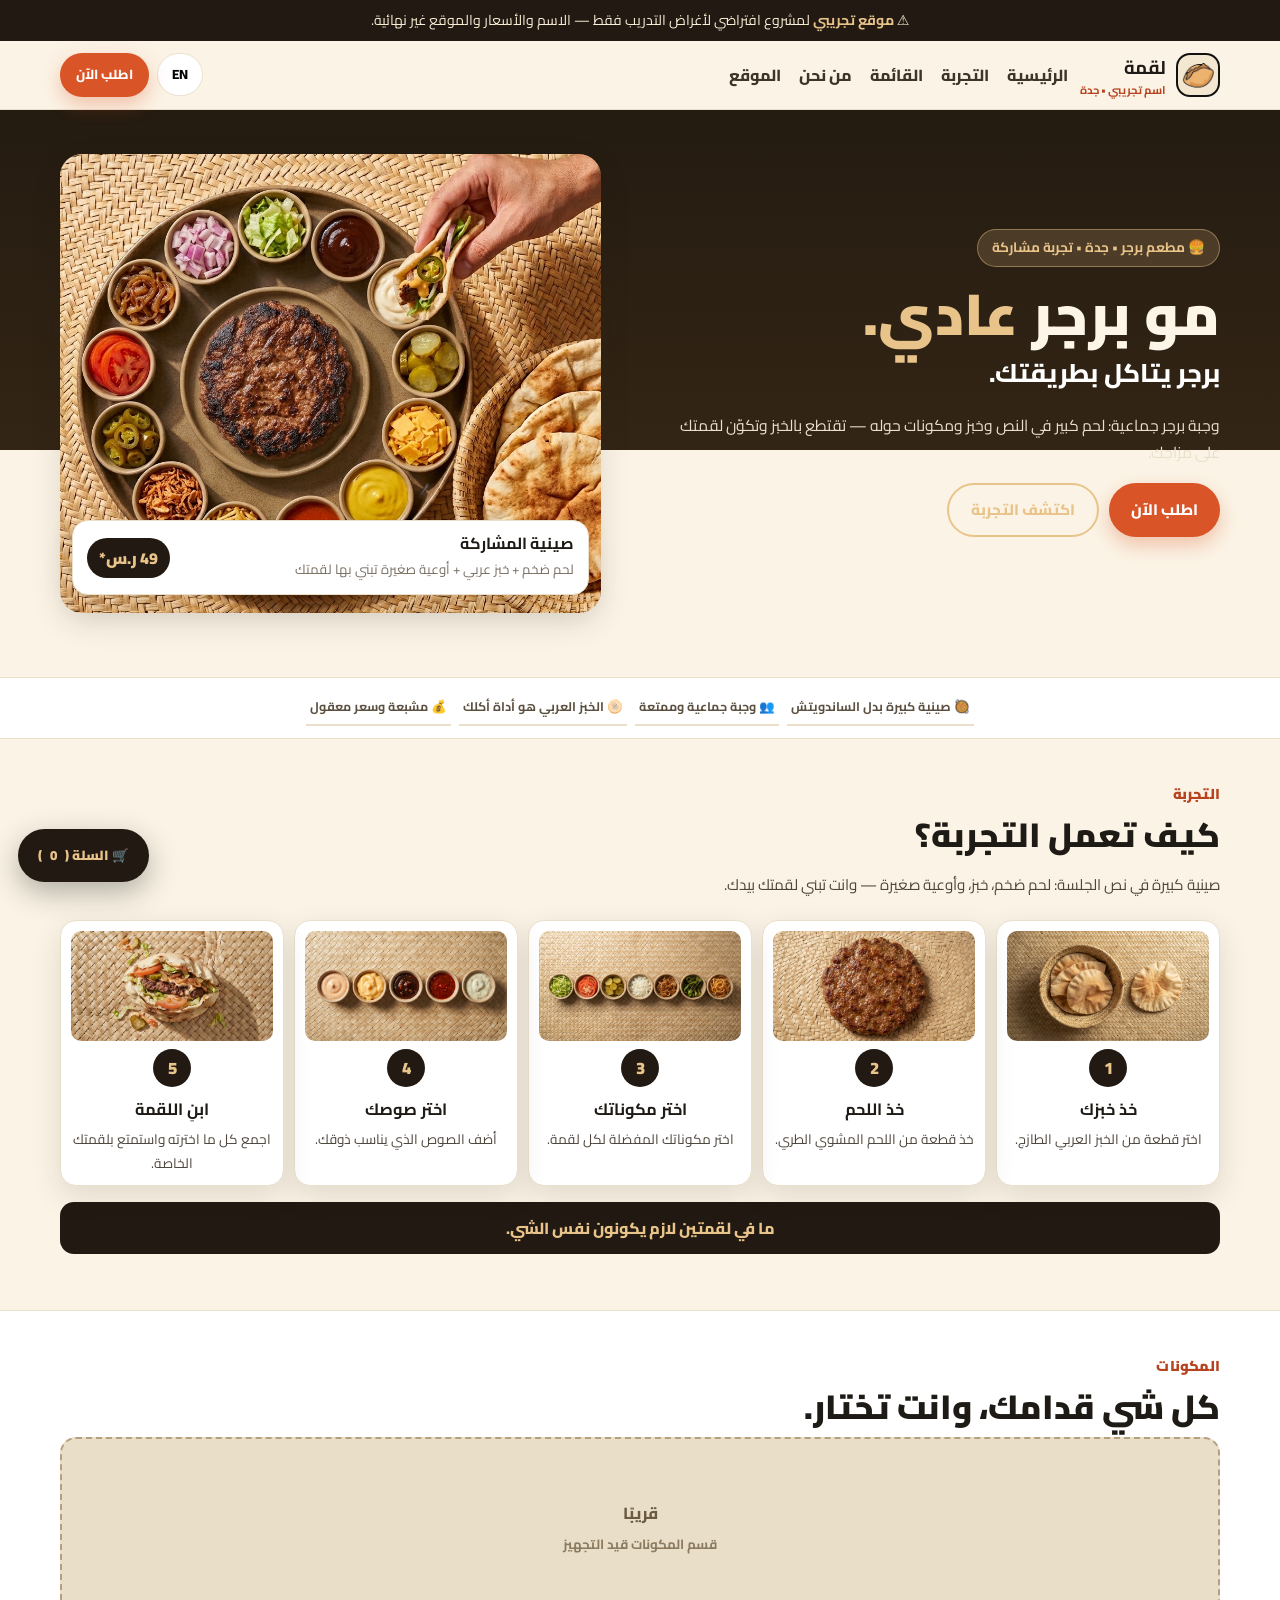
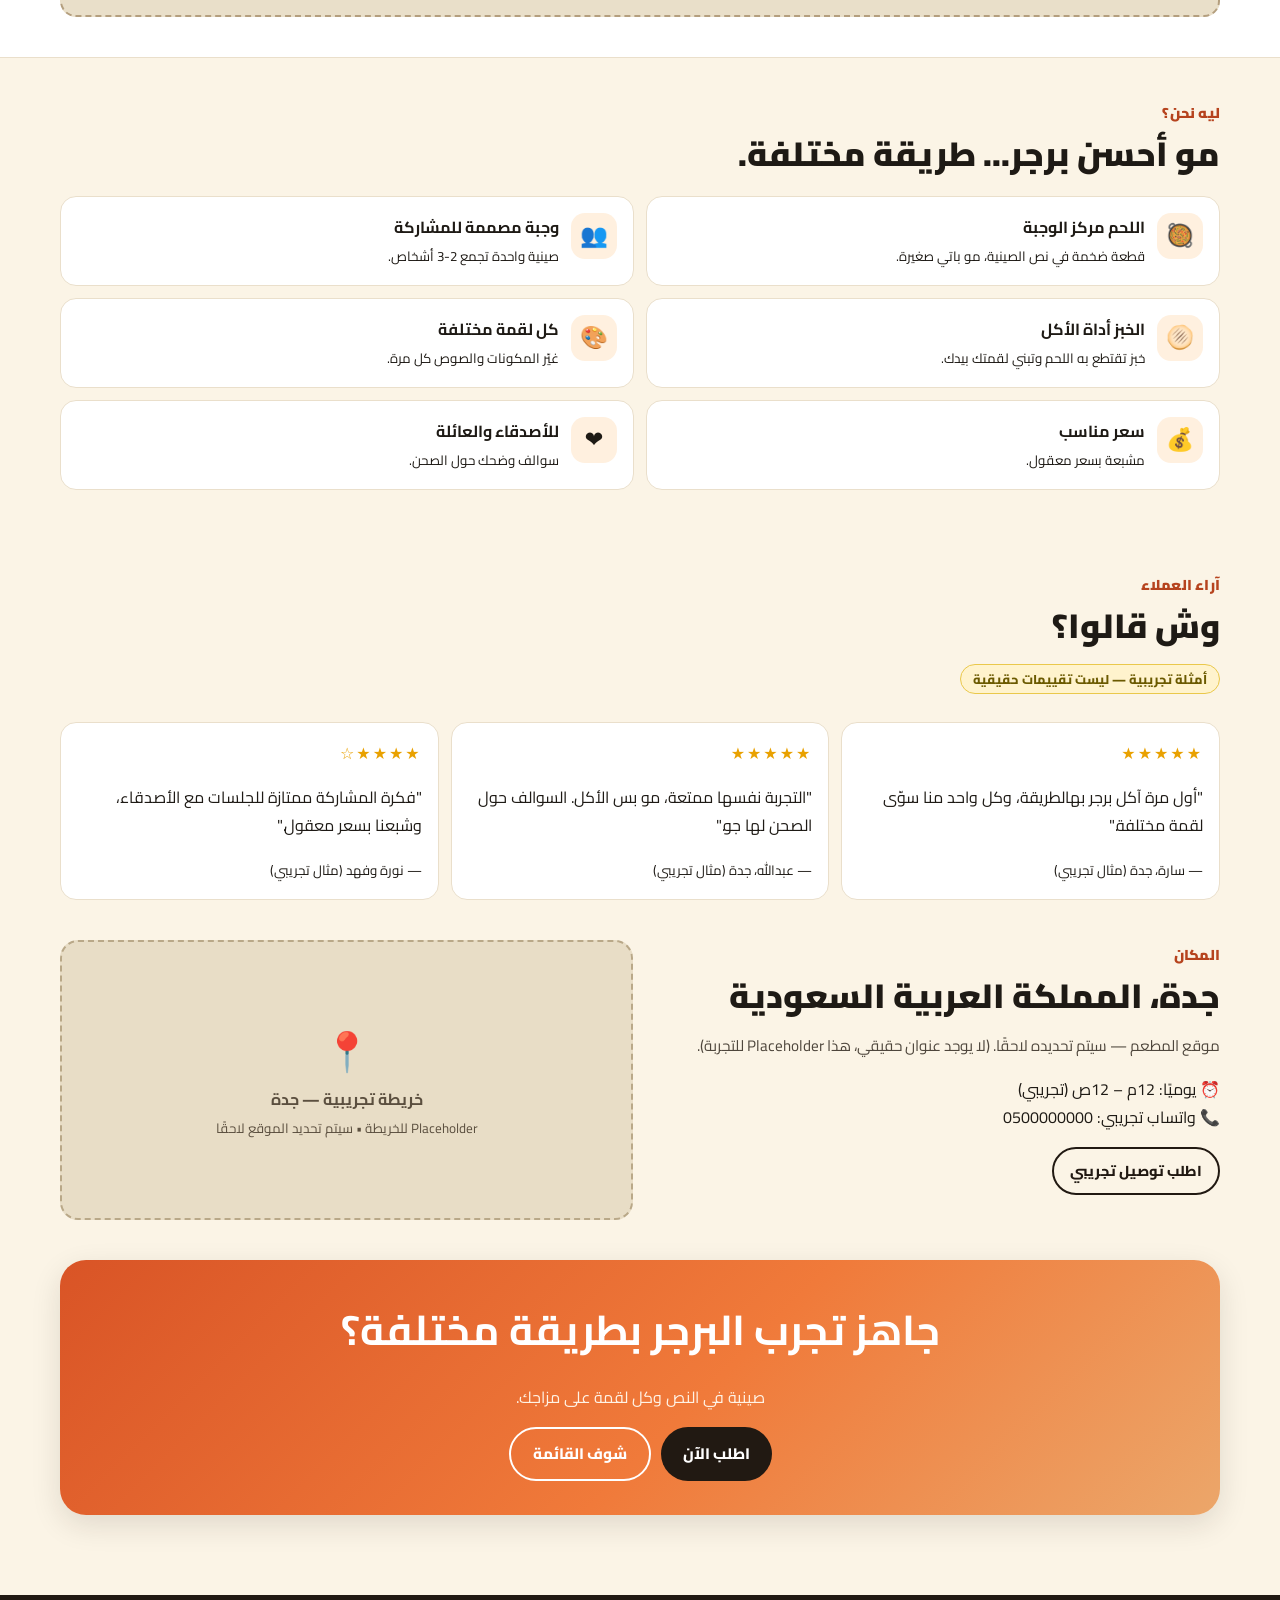
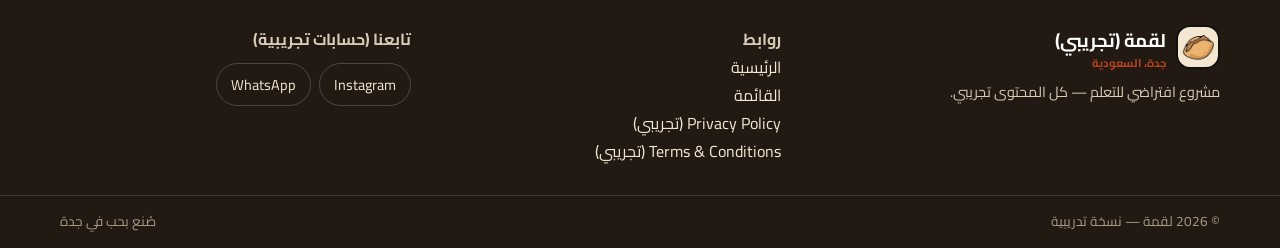
<file: index.html>
<!doctype html>
<html lang="ar" dir="rtl">
<head>
<meta charset="utf-8">
<meta name="viewport" content="width=device-width,initial-scale=1">
<title>مطعم برجر بطريقة مختلفة في جدة | لقمة (اسم تجريبي)</title>
<meta name="description" content="جرّب البرجر بطريقة مختلفة في جدة. وجبة جماعية، لحم مشوي، خبز ومكونات تختار منها كل لقمة بطريقتك.">
<link rel="preconnect" href="https://fonts.googleapis.com">
<link rel="preconnect" href="https://fonts.gstatic.com" crossorigin>
<link href="https://fonts.googleapis.com/css2?family=Cairo:wght@400;500;700;800;900&family=Poppins:wght@400;500;600;700;800&display=swap" rel="stylesheet">
<link rel="stylesheet" href="assets/css/style.css">
<link rel="icon" type="image/png" href="assets/img/logo.png">
<link rel="apple-touch-icon" href="assets/img/logo.png">
</head>
<body>
<a class="skip-link" href="#main">تخطي للمحتوى</a>
<div class="demo-bar">⚠️ <strong>موقع تجريبي</strong> لمشروع افتراضي لأغراض التدريب فقط — الاسم والأسعار والموقع غير نهائية.</div>

<header class="site-header">
  <div class="container header-inner">
    <a class="brand" href="index.html" aria-label="لقمة - الرئيسية">
      <span class="brand-mark"><img src="assets/img/logo.png" alt="شعار لقمة"></span>
      <span><b data-en="LUQMA (demo)">لقمة</b><small>اسم تجريبي • جدة</small></span>
    </a>
    <nav class="main-nav" aria-label="التنقل الرئيسي">
      <a href="index.html" data-en="Home">الرئيسية</a>
      <a href="#tajriba" data-en="Experience">التجربة</a>
      <a href="menu.html" data-en="Menu">القائمة</a>
      <a href="#why" data-en="Why us">من نحن</a>
      <a href="#place" data-en="Location">الموقع</a>
    </nav>
    <div class="header-actions">
      <button id="langToggle" class="lang-toggle" aria-label="تبديل اللغة">EN</button>
      <a href="menu.html" class="btn btn-primary btn-sm" data-en="Order now">اطلب الآن</a>
      <button class="menu-btn" aria-expanded="false" aria-label="فتح القائمة">☰</button>
    </div>
  </div>
  <nav class="mobile-nav" aria-label="قائمة الجوال">
    <div class="container">
      <a href="index.html">الرئيسية</a>
      <a href="#tajriba">التجربة</a>
      <a href="menu.html">القائمة</a>
      <a href="#why">من نحن</a>
      <a href="#place">الموقع</a>
    </div>
  </nav>
</header>

<main id="main">
<!-- HERO -->
<section class="hero">
  <div class="container hero-grid">
    <div class="hero-copy">
      <span class="badge">🍔 مطعم برجر • جدة • تجربة مشاركة</span>
      <h1 data-en="Not a normal burger.">مو برجر <span class="accent">عادي.</span></h1>
      <p class="hero-sub" data-en="Burger eaten your way.">برجر يتاكل بطريقتك.</p>
      <p class="hero-desc">وجبة برجر جماعية: لحم كبير في النص وخبز ومكونات حوله — تقتطع بالخبز وتكوّن لقمتك على مزاجك.</p>
      <div class="hero-ctas">
        <a href="menu.html" class="btn btn-primary" data-en="Order now">اطلب الآن</a>
        <a href="#tajriba" class="btn btn-ghost" data-en="Discover experience">اكتشف التجربة</a>
      </div>
    </div>
    <div class="hero-media">
      <img src="assets/img/siniya.jpg" alt="صينية لقمة الدائرية: لحم مشوي في النص، أوعية المكونات والصوصات حوله، يد تبني لقمة بالخبز، وسلة خبز بجانبها" fetchpriority="high">
      <div class="hero-card">
        <div style="flex:1"><b>صينية المشاركة</b><small>لحم ضخم + خبز عربي + أوعية صغيرة تبني بها لقمتك</small></div>
        <span class="price-chip">49 ر.س*</span>
      </div>
    </div>
  </div>
  <div style="height:34px"></div>
</section>

<!-- فهم سريع -->
<div class="quick-strip">
  <div class="container quick-grid">
    <div class="quick-item">🥘 صينية كبيرة بدل الساندويتش</div>
    <div class="quick-item">👥 وجبة جماعية وممتعة</div>
    <div class="quick-item">🫓 الخبز العربي هو أداة أكلك</div>
    <div class="quick-item">💰 مشبعة وسعر معقول</div>
  </div>
</div>

<!-- كيف تعمل التجربة -->
<section id="tajriba" class="block">
  <div class="container">
    <span class="kicker">التجربة</span>
    <h2 class="title" data-en="How does it work?">كيف تعمل التجربة؟</h2>
    <p class="lead">صينية كبيرة في نص الجلسة: لحم ضخم، خبز، وأوعية صغيرة — وانت تبني لقمتك بيدك.</p>
    <div class="steps5">
      <div class="step5 reveal"><img src="assets/img/step-bread.jpg" alt="سلة الخبز العربي" loading="lazy"><span class="n">1</span><h3>خذ خبزك</h3><p>اختر قطعة من الخبز العربي الطازج.</p></div>
      <div class="step5 reveal"><img src="assets/img/step-meat.jpg" alt="قطعة اللحم المشوي" loading="lazy"><span class="n">2</span><h3>خذ اللحم</h3><p>خذ قطعة من اللحم المشوي الطري.</p></div>
      <div class="step5 reveal"><img src="assets/img/step-toppings.jpg" alt="أوعية المكونات" loading="lazy"><span class="n">3</span><h3>اختر مكوناتك</h3><p>اختر مكوناتك المفضلة لكل لقمة.</p></div>
      <div class="step5 reveal"><img src="assets/img/step-sauce.jpg" alt="أوعية الصوصات" loading="lazy"><span class="n">4</span><h3>اختر صوصك</h3><p>أضف الصوص الذي يناسب ذوقك.</p></div>
      <div class="step5 reveal"><img src="assets/img/step-bite.jpg" alt="اللقمة الجاهزة بالخبز العربي" loading="lazy"><span class="n">5</span><h3>ابنِ اللقمة</h3><p>اجمع كل ما اخترته واستمتع بلقمتك الخاصة.</p></div>
    </div>
    <p class="note-line">ما في لقمتين لازم يكونون نفس الشي.</p>
  </div>
</section>

<!-- المكونات -->
<section class="block" style="background:#fff;border-block:1px solid var(--line)">
  <div class="container">
    <span class="kicker">المكونات</span>
    <h2 class="title">كل شي قدامك، وانت تختار.</h2>
    <div class="img-ph">قريبًا<br><small>قسم المكونات قيد التجهيز</small></div>
  </div>
</section>

<!-- لماذا نحن -->
<section id="why" class="block">
  <div class="container">
    <span class="kicker">ليه نحن؟</span>
    <h2 class="title">مو أحسن برجر... طريقة مختلفة.</h2>
    <div class="why-grid">
      <div class="why reveal"><i>🥘</i><div><b>اللحم مركز الوجبة</b><br><small>قطعة ضخمة في نص الصينية، مو باتي صغيرة.</small></div></div>
      <div class="why reveal"><i>👥</i><div><b>وجبة مصممة للمشاركة</b><br><small>صينية واحدة تجمع 2-3 أشخاص.</small></div></div>
      <div class="why reveal"><i>🫓</i><div><b>الخبز أداة الأكل</b><br><small>خبز تقتطع به اللحم وتبني لقمتك بيدك.</small></div></div>
      <div class="why reveal"><i>🎨</i><div><b>كل لقمة مختلفة</b><br><small>غيّر المكونات والصوص كل مرة.</small></div></div>
      <div class="why reveal"><i>💰</i><div><b>سعر مناسب</b><br><small>مشبعة بسعر معقول.</small></div></div>
      <div class="why reveal"><i>❤️</i><div><b>للأصدقاء والعائلة</b><br><small>سوالف وضحك حول الصحن.</small></div></div>
    </div>
  </div>
</section>

<!-- آراء -->
<section class="block">
  <div class="container">
    <span class="kicker">آراء العملاء</span>
    <h2 class="title">وش قالوا؟</h2>
    <p><span class="demo-note">أمثلة تجريبية — ليست تقييمات حقيقية</span></p>
    <div class="reviews-grid">
      <div class="review reveal"><div class="stars">★★★★★</div><p>"أول مرة آكل برجر بهالطريقة، وكل واحد منا سوّى لقمة مختلفة."</p><small>— سارة، جدة (مثال تجريبي)</small></div>
      <div class="review reveal"><div class="stars">★★★★★</div><p>"التجربة نفسها ممتعة، مو بس الأكل. السوالف حول الصحن لها جو."</p><small>— عبدالله، جدة (مثال تجريبي)</small></div>
      <div class="review reveal"><div class="stars">★★★★☆</div><p>"فكرة المشاركة ممتازة للجلسات مع الأصدقاء، وشبعنا بسعر معقول."</p><small>— نورة وفهد (مثال تجريبي)</small></div>
    </div>
  </div>
</section>

<!-- المكان -->
<section id="place" class="block" style="padding-top:0">
  <div class="container place-grid">
    <div>
      <span class="kicker">المكان</span>
      <h2 class="title">جدة، المملكة العربية السعودية</h2>
      <p class="lead">موقع المطعم — سيتم تحديده لاحقًا. (لا يوجد عنوان حقيقي، هذا Placeholder للتجربة).</p>
      <p>⏰ يوميًا: 12م – 12ص (تجريبي)<br>📞 واتساب تجريبي: 0500000000</p>
      <a href="menu.html" class="btn btn-ghost btn-sm">اطلب توصيل تجريبي</a>
    </div>
    <div class="map-ph" role="img" aria-label="خريطة تجريبية لمنطقة جدة">
      <div><div style="font-size:2.4rem">📍</div><b>خريطة تجريبية — جدة</b><br><small>Placeholder للخريطة • سيتم تحديد الموقع لاحقًا</small></div>
    </div>
  </div>
</section>

<!-- CTA -->
<section class="block" style="padding-top:0">
  <div class="container">
    <div class="cta reveal">
      <h2>جاهز تجرب البرجر بطريقة مختلفة؟</h2>
      <p>صينية في النص وكل لقمة على مزاجك.</p>
      <div class="cta-row">
        <a href="menu.html" class="btn btn-primary">اطلب الآن</a>
        <a href="menu.html" class="btn btn-ghost">شوف القائمة</a>
      </div>
    </div>
  </div>
</section>
</main>

<footer>
  <div class="container footer-grid">
    <div><a class="brand" href="index.html" style="color:#fff"><span class="brand-mark"><img src="assets/img/logo.png" alt="شعار لقمة"></span><span><b>لقمة (تجريبي)</b><small>جدة، السعودية</small></span></a>
    <p style="font-size:.9rem;margin-top:10px">مشروع افتراضي للتعلم — كل المحتوى تجريبي.</p></div>
    <div><b>روابط</b><br><a href="index.html">الرئيسية</a><br><a href="menu.html">القائمة</a><br><a href="#">Privacy Policy (تجريبي)</a><br><a href="#">Terms & Conditions (تجريبي)</a></div>
    <div><b>تابعنا (حسابات تجريبية)</b><div class="socials" style="margin-top:10px"><a href="#" aria-label="انستقرام تجريبي">Instagram</a><a href="https://wa.me/966507044082" aria-label="واتساب">WhatsApp</a></div></div>
  </div>
  <div class="copy"><div class="container" style="display:flex;justify-content:space-between;flex-wrap:wrap;gap:8px"><span>© <span class="js-year"></span> لقمة — نسخة تدريبية</span><span>صُنع بحب في جدة</span></div></div>
</footer>

<button id="cartFab" class="cart-fab" aria-label="فتح السلة">🛒 السلة (<span class="cart-count">0</span>)</button>
<div id="cartDrawer" class="cart-drawer" role="dialog" aria-label="سلة الطلب التجريبية">
  <div class="cart-head"><b>سلتك (تجريبية)</b><button id="cartClose" class="lang-toggle">إغلاق ✕</button></div>
  <div id="cartItems" class="cart-items"></div>
  <div class="cart-foot"><div style="display:flex;justify-content:space-between;font-weight:900"><span>الإجمالي</span><span class="cart-total">0 ر.س</span></div><button id="checkoutBtn" class="btn btn-primary" style="width:100%;margin-top:10px">إتمام الطلب التجريبي</button></div>
</div>
<div id="toast" class="toast" role="status"></div>

<script src="assets/js/main.js"></script>
</body>
</html>
</file>
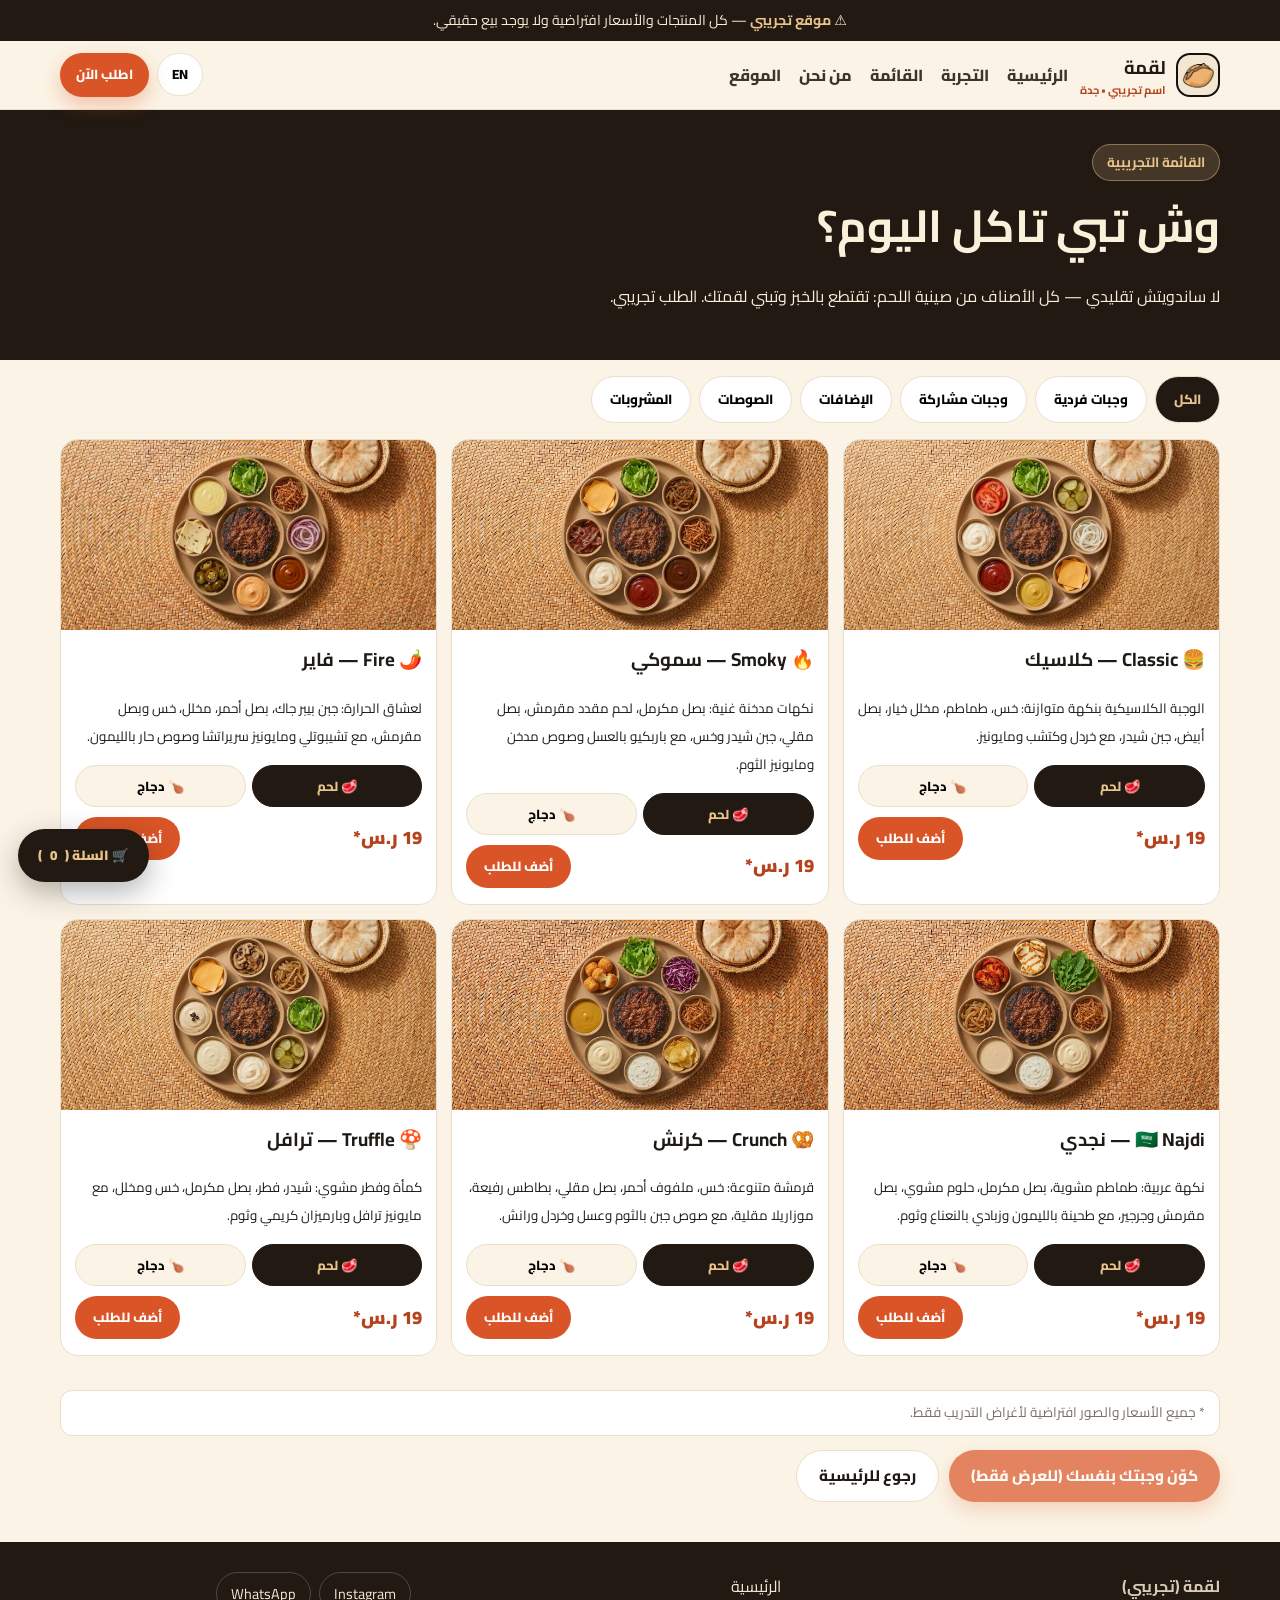
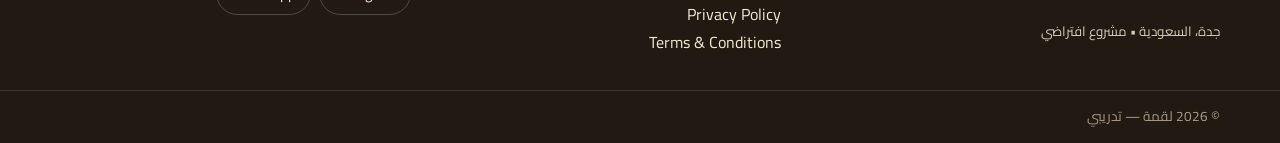
<file: menu.html>
<!doctype html>
<html lang="ar" dir="rtl">
<head>
<meta charset="utf-8">
<meta name="viewport" content="width=device-width,initial-scale=1">
<title>القائمة | لقمة جدة (تجريبي)</title>
<meta name="description" content="قائمة تجريبية: وجبات فردية ومشاركة وإضافات وصوصات ومشروبات. الأسعار افتراضية.">
<link href="https://fonts.googleapis.com/css2?family=Cairo:wght@400;500;700;800;900&family=Poppins:wght@400;500;600;700;800&display=swap" rel="stylesheet">
<link rel="stylesheet" href="assets/css/style.css">
<link rel="icon" type="image/png" href="assets/img/logo.png">
<link rel="apple-touch-icon" href="assets/img/logo.png">
</head>
<body>
<a class="skip-link" href="#main">تخطي للمحتوى</a>
<div class="demo-bar">⚠️ <strong>موقع تجريبي</strong> — كل المنتجات والأسعار افتراضية ولا يوجد بيع حقيقي.</div>
<header class="site-header">
  <div class="container header-inner">
    <a class="brand" href="index.html"><span class="brand-mark"><img src="assets/img/logo.png" alt="شعار لقمة"></span><span><b>لقمة</b><small>اسم تجريبي • جدة</small></span></a>
    <nav class="main-nav"><a href="index.html">الرئيسية</a><a href="index.html#tajriba">التجربة</a><a href="menu.html">القائمة</a><a href="index.html#why">من نحن</a><a href="index.html#place">الموقع</a></nav>
    <div class="header-actions"><button id="langToggle" class="lang-toggle">EN</button><a href="menu.html" class="btn btn-primary btn-sm">اطلب الآن</a><button class="menu-btn" aria-expanded="false" aria-label="فتح القائمة">☰</button></div>
  </div>
  <nav class="mobile-nav"><div class="container"><a href="index.html">الرئيسية</a><a href="menu.html">القائمة</a></div></nav>
</header>

<main id="main">
<div class="page-hero"><div class="container"><span class="badge">القائمة التجريبية</span><h1>وش تبي تاكل اليوم؟</h1><p>لا ساندويتش تقليدي — كل الأصناف من صينية اللحم: تقتطع بالخبز وتبني لقمتك. الطلب تجريبي.</p></div></div>

<div class="container">
<div class="filters" role="tablist" aria-label="تصنيفات القائمة">
<button class="active" data-filter="all">الكل</button>
<button data-filter="single">وجبات فردية</button>
<button data-filter="share">وجبات مشاركة</button>
<button data-filter="extra">الإضافات</button>
<button data-filter="sauce">الصوصات</button>
<button data-filter="drink">المشروبات</button>
</div>

<div class="menu-grid" id="menuGrid">
<article class="dish" data-cat="single"><img src="assets/img/meal-classic-meat.jpg" alt="صينية كلاسيك باللحم" loading="lazy"><div class="dish-body"><h3>🍔 Classic — كلاسيك</h3><p><small>الوجبة الكلاسيكية بنكهة متوازنة: خس، طماطم، مخلل خيار، بصل أبيض، جبن شيدر، مع خردل وكتشب ومايونيز.</small></p><div class="protein-toggle"><button class="active" data-protein data-label="لحم" data-src="assets/img/meal-classic-meat.jpg" data-alt="صينية كلاسيك باللحم">🥩 لحم</button><button data-protein data-label="دجاج" data-src="assets/img/meal-classic-chicken.jpg" data-alt="صينية كلاسيك بالدجاج">🍗 دجاج</button></div><div class="dish-meta"><span class="dish-price">19 ر.س*</span><button class="add-btn" data-add="classic" data-name="Classic — كلاسيك" data-price="19" data-img="assets/img/meal-classic-meat.jpg">أضف للطلب</button></div></div></article>
<article class="dish" data-cat="single"><img src="assets/img/meal-smoky-meat.jpg" alt="صينية سموكي باللحم" loading="lazy"><div class="dish-body"><h3>🔥 Smoky — سموكي</h3><p><small>نكهات مدخنة غنية: بصل مكرمل، لحم مقدد مقرمش، بصل مقلي، جبن شيدر وخس، مع باربكيو بالعسل وصوص مدخن ومايونيز الثوم.</small></p><div class="protein-toggle"><button class="active" data-protein data-label="لحم" data-src="assets/img/meal-smoky-meat.jpg" data-alt="صينية سموكي باللحم">🥩 لحم</button><button data-protein data-label="دجاج" data-src="assets/img/meal-smoky-chicken.jpg" data-alt="صينية سموكي بالدجاج">🍗 دجاج</button></div><div class="dish-meta"><span class="dish-price">19 ر.س*</span><button class="add-btn" data-add="smoky" data-name="Smoky — سموكي" data-price="19" data-img="assets/img/meal-smoky-meat.jpg">أضف للطلب</button></div></div></article>
<article class="dish" data-cat="single"><img src="assets/img/meal-fire-meat.jpg" alt="صينية فاير باللحم" loading="lazy"><div class="dish-body"><h3>🌶️ Fire — فاير</h3><p><small>لعشاق الحرارة: جبن بيبر جاك، بصل أحمر، مخلل، خس وبصل مقرمش، مع تشيبوتلي ومايونيز سريراتشا وصوص حار بالليمون.</small></p><div class="protein-toggle"><button class="active" data-protein data-label="لحم" data-src="assets/img/meal-fire-meat.jpg" data-alt="صينية فاير باللحم">🥩 لحم</button><button data-protein data-label="دجاج" data-src="assets/img/meal-fire-chicken.jpg" data-alt="صينية فاير بالدجاج">🍗 دجاج</button></div><div class="dish-meta"><span class="dish-price">19 ر.س*</span><button class="add-btn" data-add="fire" data-name="Fire — فاير" data-price="19" data-img="assets/img/meal-fire-meat.jpg">أضف للطلب</button></div></div></article>
<article class="dish" data-cat="single"><img src="assets/img/meal-najdi-meat.jpg" alt="صينية نجدي باللحم" loading="lazy"><div class="dish-body"><h3>🇸🇦 Najdi — نجدي</h3><p><small>نكهة عربية: طماطم مشوية، بصل مكرمل، حلوم مشوي، بصل مقرمش وجرجير، مع طحينة بالليمون وزبادي بالنعناع وثوم.</small></p><div class="protein-toggle"><button class="active" data-protein data-label="لحم" data-src="assets/img/meal-najdi-meat.jpg" data-alt="صينية نجدي باللحم">🥩 لحم</button><button data-protein data-label="دجاج" data-src="assets/img/meal-najdi-chicken.jpg" data-alt="صينية نجدي بالدجاج">🍗 دجاج</button></div><div class="dish-meta"><span class="dish-price">19 ر.س*</span><button class="add-btn" data-add="najdi" data-name="Najdi — نجدي" data-price="19" data-img="assets/img/meal-najdi-meat.jpg">أضف للطلب</button></div></div></article>
<article class="dish" data-cat="single"><img src="assets/img/meal-crunch-meat.jpg" alt="صينية كرنش باللحم" loading="lazy"><div class="dish-body"><h3>🥨 Crunch — كرنش</h3><p><small>قرمشة متنوعة: خس، ملفوف أحمر، بصل مقلي، بطاطس رفيعة، موزاريلا مقلية، مع صوص جبن بالثوم وعسل وخردل ورانش.</small></p><div class="protein-toggle"><button class="active" data-protein data-label="لحم" data-src="assets/img/meal-crunch-meat.jpg" data-alt="صينية كرنش باللحم">🥩 لحم</button><button data-protein data-label="دجاج" data-src="assets/img/meal-crunch-chicken.jpg" data-alt="صينية كرنش بالدجاج">🍗 دجاج</button></div><div class="dish-meta"><span class="dish-price">19 ر.س*</span><button class="add-btn" data-add="crunch" data-name="Crunch — كرنش" data-price="19" data-img="assets/img/meal-crunch-meat.jpg">أضف للطلب</button></div></div></article>
<article class="dish" data-cat="single"><img src="assets/img/meal-truffle-meat.jpg" alt="صينية ترافل باللحم" loading="lazy"><div class="dish-body"><h3>🍄 Truffle — ترافل</h3><p><small>كمأة وفطر مشوي: شيدر، فطر، بصل مكرمل، خس ومخلل، مع مايونيز ترافل وبارميزان كريمي وثوم.</small></p><div class="protein-toggle"><button class="active" data-protein data-label="لحم" data-src="assets/img/meal-truffle-meat.jpg" data-alt="صينية ترافل باللحم">🥩 لحم</button><button data-protein data-label="دجاج" data-src="assets/img/meal-truffle-chicken.jpg" data-alt="صينية ترافل بالدجاج">🍗 دجاج</button></div><div class="dish-meta"><span class="dish-price">19 ر.س*</span><button class="add-btn" data-add="truffle" data-name="Truffle — ترافل" data-price="19" data-img="assets/img/meal-truffle-meat.jpg">أضف للطلب</button></div></div></article>
<!-- فردية -->
<!-- مشاركة -->
<!-- إضافات -->
<!-- صوصات -->
<!-- مشروبات -->
</div>
<p class="disclaimer">* جميع الأسعار والصور افتراضية لأغراض التدريب فقط.</p>
<div style="display:flex;gap:10px;margin:10px 0 30px;flex-wrap:wrap"><span class="btn btn-primary" aria-disabled="true" style="opacity:.7;cursor:default">كوّن وجبتك بنفسك (للعرض فقط)</span><a href="index.html" class="btn btn-light">رجوع للرئيسية</a></div>
</div>
</main>

<footer><div class="container footer-grid"><div><b>لقمة (تجريبي)</b><p><small>جدة، السعودية • مشروع افتراضي</small></p></div><div><a href="index.html">الرئيسية</a><br><a href="#">Privacy Policy</a><br><a href="#">Terms & Conditions</a></div><div><div class="socials"><a href="#">Instagram</a><a href="https://wa.me/966507044082">WhatsApp</a></div></div></div>
<div class="copy"><div class="container" style="display:flex;justify-content:space-between;flex-wrap:wrap;gap:8px"><span>© <span class="js-year"></span> لقمة — تدريبي</span></div></div></footer>

<button id="cartFab" class="cart-fab">🛒 السلة (<span class="cart-count">0</span>)</button>
<div id="cartDrawer" class="cart-drawer"><div class="cart-head"><b>سلتك (تجريبية)</b><button id="cartClose" class="lang-toggle">إغلاق ✕</button></div><div id="cartItems" class="cart-items"></div><div class="cart-foot"><div style="display:flex;justify-content:space-between;font-weight:900"><span>الإجمالي</span><span class="cart-total">0 ر.س</span></div><button id="checkoutBtn" class="btn btn-primary" style="width:100%;margin-top:10px">إتمام الطلب التجريبي</button></div></div>
<div id="toast" class="toast"></div>
<script src="assets/js/main.js"></script>
<script>
document.querySelectorAll('.filters button').forEach(b=>b.addEventListener('click',()=>{
 document.querySelectorAll('.filters button').forEach(x=>x.classList.remove('active'));
 b.classList.add('active');
 const f=b.dataset.filter;
 document.querySelectorAll('#menuGrid .dish').forEach(d=>{
   d.style.display=(f==='all'||d.dataset.cat===f)?'':'none';
 });
}));
</script>
</body>
</html>
</file>
<file: assets/css/style.css>
/* مطعم تجريبي — لقمة برجر | Mobile First */
:root{
  --charcoal:#211912;
  --charcoal-2:#2E241A;
  --cream:#FBF4E6;
  --cream-2:#F3E7D1;
  --bread:#E9C48A;
  --accent:#D95426;
  --accent-dark:#B6431E;
  --olive:#5A6B3C;
  --ink:#1E1A15;
  --muted:#7A6F63;
  --card:#FFFFFF;
  --line:#EADFCB;
  --radius:18px;
  --shadow:0 10px 30px rgba(33,25,18,.12);
  --font:"Cairo","Tajawal","IBM Plex Sans Arabic",system-ui,-apple-system,"Segoe UI",Tahoma,Arial,sans-serif;
}
*{box-sizing:border-box}
html{scroll-behavior:smooth}
body{
  margin:0;font-family:var(--font);background:var(--cream);color:var(--ink);
  line-height:1.75;-webkit-font-smoothing:antialiased;
}
html[lang="en"] body{font-family:"Poppins","Cairo",system-ui,-apple-system,"Segoe UI",Tahoma,Arial,sans-serif;letter-spacing:0}
[dir="ltr"] body{letter-spacing:0}
img{max-width:100%;display:block}
a{color:inherit}
.container{width:min(1160px,92%);margin-inline:auto}
.skip-link{position:absolute;right:12px;top:-60px;background:var(--charcoal);color:#fff;padding:10px 16px;border-radius:10px;z-index:200;transition:.2s}
.skip-link:focus{top:12px;color:#fff}
/* شريط تجريبي */
.demo-bar{background:var(--charcoal);color:#FBEED6;font-size:.88rem;text-align:center;padding:8px 12px}
.demo-bar strong{color:var(--bread)}
/* هيدر */
.site-header{position:sticky;top:0;z-index:80;background:rgba(251,244,230,.92);backdrop-filter:blur(12px);border-bottom:1px solid var(--line)}
.header-inner{display:flex;align-items:center;gap:12px;padding:12px 0}
.brand{display:flex;align-items:center;gap:10px;text-decoration:none;font-weight:900}
.brand-mark{width:44px;height:44px;border-radius:14px;background:var(--cream-2);border:2px solid #111;display:grid;place-items:center;position:relative;overflow:hidden}
.brand-mark span{position:relative;z-index:1}
.brand-mark img{position:relative;z-index:1;width:100%;height:100%;object-fit:cover;transform:scale(1.35)}
.brand small{display:block;font-weight:700;font-size:.7rem;color:var(--accent-dark);line-height:1;margin-top:2px}
.brand b{font-size:1.15rem;line-height:1}
.main-nav{display:none}
.header-actions{margin-inline-start:auto;display:flex;gap:8px;align-items:center}
.header-actions .btn{font-size:.82rem;padding:10px 16px;min-height:44px}
.btn{display:inline-flex;align-items:center;justify-content:center;gap:8px;border:0;cursor:pointer;text-decoration:none;font-family:inherit;font-weight:800;border-radius:999px;padding:12px 22px;font-size:.95rem;white-space:nowrap;transition:transform .15s ease,box-shadow .2s,background .2s;min-height:48px}
.btn:active{transform:scale(.97)}
.btn-primary{background:var(--accent);color:#fff;box-shadow:0 8px 20px rgba(217,84,38,.32)}
.btn-primary:hover{background:var(--accent-dark)}
.btn-ghost{background:transparent;color:var(--charcoal);border:2px solid var(--charcoal)}
.btn-ghost:hover{background:var(--charcoal);color:var(--cream)}
.btn-light{background:#fff;color:var(--charcoal);border:1px solid var(--line)}
.btn-sm{padding:9px 16px;min-height:42px;font-size:.9rem}
.lang-toggle{background:#fff;border:1px solid var(--line);border-radius:999px;padding:8px 14px;font-weight:800;cursor:pointer;font-family:inherit}
.menu-btn{background:var(--charcoal);color:#fff;border:0;border-radius:12px;width:48px;height:48px;font-size:1.3rem;cursor:pointer}
.mobile-nav{display:none;border-top:1px solid var(--line);background:var(--cream);padding:10px 4%}
.mobile-nav.open{display:block}
.mobile-nav a{display:block;padding:12px 8px;text-decoration:none;font-weight:800;border-bottom:1px dashed var(--line)}
/* هيرو */
.hero{position:relative;overflow:hidden;background:linear-gradient(180deg,#241B11 0%,#332515 60%,#FBF4E6 60%,#FBF4E6 100%)}
.hero-grid{display:grid;gap:22px;padding:28px 0 10px}
.hero-copy{color:#FDF6E8}
.badge{display:inline-flex;align-items:center;gap:8px;background:rgba(233,196,138,.18);border:1px solid rgba(233,196,138,.45);color:var(--bread);border-radius:999px;padding:6px 14px;font-size:.85rem;font-weight:700}
.hero h1{font-size:clamp(2.2rem,8vw,3.6rem);line-height:1.15;margin:14px 0 4px;font-weight:900}
.hero h1 .accent{color:var(--bread)}
.hero-sub{font-size:clamp(1.15rem,4.5vw,1.6rem);font-weight:800;color:#fff;margin:0}
.hero-desc{color:#EADFCB;font-size:.98rem;max-width:34rem}
.hero-ctas{display:flex;gap:10px;flex-wrap:wrap;margin-top:16px}
.hero-ctas .btn-ghost{border-color:var(--bread);color:var(--bread)}
.hero-ctas .btn-ghost:hover{background:var(--bread);color:var(--charcoal)}
.hero-points{display:flex;gap:8px;flex-wrap:wrap;margin-top:16px;list-style:none;padding:0}
.hero-points li{background:rgba(255,255,255,.1);border:1px solid rgba(255,255,255,.18);padding:6px 12px;border-radius:999px;font-size:.85rem;color:#FFF3DD}
.hero-media{position:relative}
.hero-media img{border-radius:22px;box-shadow:var(--shadow);aspect-ratio:4/3.4;object-fit:cover;width:100%}
.hero-card{position:absolute;bottom:-18px;right:12px;left:12px;background:#fff;border-radius:16px;box-shadow:var(--shadow);display:flex;gap:12px;align-items:center;padding:12px 14px;border:1px solid var(--line)}
.hero-card img{width:64px;height:64px;border-radius:12px;object-fit:cover}
.hero-card b{display:block;line-height:1.3}
.hero-card small{color:var(--muted)}
.price-chip{background:var(--charcoal);color:var(--bread);font-weight:900;border-radius:999px;padding:6px 12px;white-space:nowrap}
/* شريط فهم سريع */
.quick-strip{background:#fff;border-block:1px solid var(--line)}
.quick-grid{display:flex;gap:8px;padding:12px 0;overflow-x:auto;scrollbar-width:none}
.quick-grid::-webkit-scrollbar{display:none}
.quick-item{display:inline-flex;gap:6px;align-items:center;background:transparent;border:0;border-bottom:2px solid var(--line);border-radius:0;padding:6px 4px;font-weight:700;font-size:.78rem;white-space:nowrap;flex-shrink:0;color:#5B4F3F}
.quick-item i{display:none}
/* أقسام */
section.block{padding:40px 0}
.kicker{color:var(--accent-dark);font-weight:900;letter-spacing:.2px;font-size:.9rem}
h2.title{font-size:clamp(1.4rem,5.5vw,2.1rem);line-height:1.3;margin:6px 0 8px;font-weight:900}
.lead{color:#4E463C;max-width:44rem;font-size:.95rem}
.grid-3{display:grid;gap:14px;margin-top:22px}
.steps5{display:grid;gap:10px;margin-top:22px}
.step5{background:#fff;border:1px solid var(--line);border-radius:16px;padding:10px;text-align:center;box-shadow:var(--shadow)}
.step5 img{width:100%;height:110px;object-fit:cover;border-radius:10px;margin-bottom:8px}
.step5 .n{display:inline-grid;place-items:center;width:38px;height:38px;border-radius:50%;background:var(--charcoal);color:var(--bread);font-weight:900;font-size:1.05rem;margin-bottom:8px}
.step5 h3{margin:0 0 4px;font-size:1.02rem}
.step5 p{margin:0;font-size:.85rem;color:#4E463C}
.step-card{background:#fff;border:1px solid var(--line);border-radius:var(--radius);overflow:hidden;box-shadow:var(--shadow);transition:transform .2s}
.step-card:hover{transform:translateY(-4px)}
.step-card img{height:210px;width:100%;object-fit:cover}
.step-body{padding:16px 16px 18px}
.step-num{font-weight:900;color:var(--accent);font-size:.9rem}
.step-body h3{margin:4px 0 6px;font-size:1.25rem}
.note-line{margin-top:16px;background:var(--charcoal);color:var(--bread);border-radius:14px;padding:12px 16px;font-weight:800;text-align:center}
/* وجبة جماعية */
.shared{background:var(--charcoal);color:#F7EDD8;border-radius:28px;overflow:hidden}
.shared-grid{display:grid;gap:0}
.shared img{width:100%;height:320px;object-fit:cover}
.shared-copy{padding:26px 22px}
.shared-copy h2{color:#fff}
.pills{display:flex;gap:8px;flex-wrap:wrap;margin-top:14px}
.pills span{border:1px solid rgba(233,196,138,.5);color:var(--bread);border-radius:999px;padding:7px 14px;font-size:.9rem;font-weight:700}
/* مكونات */
.ing-grid{display:grid;grid-template-columns:repeat(2,1fr);gap:12px;margin-top:20px}
.ing{background:#fff;border:1px solid var(--line);border-radius:16px;padding:12px;display:flex;gap:12px;align-items:center;opacity:0;transform:translateY(18px);transition:.6s}
.ing.visible{opacity:1;transform:none}
.ing img{width:62px;height:62px;border-radius:14px;object-fit:cover;flex-shrink:0}
.ing b{display:block;line-height:1.3}
.ing small{color:var(--muted);font-size:.85rem}
.formula{text-align:center;margin-top:18px;font-weight:900;font-size:1.2rem;background:#fff;border:1px dashed var(--accent);border-radius:14px;padding:12px;color:var(--accent-dark)}
/* مزاج */
.mood{background:linear-gradient(180deg,#FBF4E6,#F6E9D2);border-block:1px solid var(--line)}
.mood-tabs{display:flex;gap:8px;overflow:auto;padding:6px 2px 12px;scrollbar-width:none}
.mood-tabs button{flex-shrink:0;border:1px solid var(--line);background:#fff;border-radius:999px;padding:10px 18px;font-family:inherit;font-weight:800;cursor:pointer;min-height:46px}
.mood-tabs button.active{background:var(--charcoal);color:var(--bread);border-color:var(--charcoal)}
.mood-card{background:#fff;border-radius:20px;overflow:hidden;display:grid;box-shadow:var(--shadow);border:1px solid var(--line)}
.mood-card img{min-height:240px;object-fit:cover;width:100%;height:100%}
.mood-info{padding:20px}
.mood-info h3{margin:0 0 8px;font-size:1.5rem}
.tags{display:flex;gap:6px;flex-wrap:wrap;margin-top:12px}
.tags span{background:var(--cream);border:1px solid var(--line);border-radius:999px;padding:4px 12px;font-size:.85rem}
/* لماذا */
.why-grid{display:grid;gap:12px;margin-top:20px}
.why{background:#fff;border:1px solid var(--line);border-radius:16px;padding:16px;display:flex;gap:12px}
.why i{width:46px;height:46px;border-radius:14px;background:#FFF0DF;display:grid;place-items:center;font-size:1.4rem;font-style:normal;flex-shrink:0}
/* أسعار */
.price-grid{display:grid;gap:14px;margin-top:20px}
.price-card{background:#fff;border:1px solid var(--line);border-radius:20px;padding:20px;position:relative;box-shadow:var(--shadow)}
.price-card.featured{background:var(--charcoal);color:#FBEFD9;border-color:var(--charcoal);transform:scale(1.01)}
.price-card h3{margin:0}
.price{font-size:2.2rem;font-weight:900;margin:8px 0}
.price small{font-size:1rem;font-weight:700}
.price-card ul{padding:0;list-style:none;margin:12px 0;color:inherit}
.price-card ul li{padding:6px 0;border-bottom:1px dashed var(--line)}
.disclaimer{font-size:.85rem;color:var(--muted);background:#fff;border:1px solid var(--line);border-radius:12px;padding:10px 14px;margin-top:14px}
/* آراء */
.reviews-grid{display:grid;gap:12px;margin-top:20px}
.review{background:#fff;border:1px solid var(--line);border-radius:16px;padding:16px}
.stars{color:#E9A100;letter-spacing:2px}
.demo-note{display:inline-block;background:#FFF3CD;border:1px solid #EAC84B;color:#6B5A00;border-radius:999px;padding:3px 12px;font-size:.8rem;font-weight:800;margin-bottom:8px}
/* مكان */
.place-grid{display:grid;gap:14px}
.map-ph{background:#E8DDC6;border:2px dashed #B9A888;border-radius:18px;min-height:280px;display:grid;place-items:center;text-align:center;padding:24px;color:#5B4F3F}
/* CTA */
.cta{background:linear-gradient(135deg,var(--accent) 0%,#F07A3A 55%,#E9C48A 130%);border-radius:26px;color:#fff;padding:34px 22px;text-align:center;box-shadow:var(--shadow)}
.cta h2{font-size:clamp(1.6rem,6vw,2.6rem);margin:0 0 8px}
.cta p{color:#FFF3E6}
.cta-row{display:flex;gap:10px;justify-content:center;flex-wrap:wrap;margin-top:16px}
.cta .btn-primary{background:var(--charcoal);box-shadow:none}
.cta .btn-ghost{border-color:#fff;color:#fff}
/* فوتر */
footer{background:var(--charcoal);color:#D9CBB6;margin-top:40px}
.footer-grid{display:grid;gap:18px;padding:30px 0}
footer a{color:#F3E7D1;text-decoration:none}
.socials{display:flex;gap:8px;flex-wrap:wrap}
.socials a{border:1px solid rgba(255,255,255,.2);border-radius:999px;padding:8px 14px;font-size:.9rem}
.copy{border-top:1px solid rgba(255,255,255,.12);padding:14px 0;font-size:.85rem;color:#A99B86;display:flex;gap:10px;flex-wrap:wrap;justify-content:space-between}
/* سلة */
.cart-fab{position:fixed;bottom:18px;left:18px;z-index:90;background:var(--charcoal);color:var(--bread);border:0;border-radius:999px;padding:14px 20px;font-family:inherit;font-weight:900;cursor:pointer;box-shadow:0 10px 30px rgba(0,0,0,.3);display:flex;gap:8px;align-items:center}
.cart-drawer{position:fixed;inset:auto 0 0 0;z-index:100;background:#fff;border-radius:22px 22px 0 0;box-shadow:0 -10px 40px rgba(0,0,0,.25);max-height:82vh;display:none;flex-direction:column;overflow:hidden}
.cart-drawer.open{display:flex}
.cart-head{display:flex;align-items:center;justify-content:space-between;padding:16px 18px;border-bottom:1px solid var(--line)}
.cart-items{overflow:auto;padding:12px 18px;display:grid;gap:10px}
.cart-item{display:flex;gap:10px;align-items:center;border:1px solid var(--line);border-radius:14px;padding:8px}
.cart-item img{width:56px;height:56px;border-radius:10px;object-fit:cover}
.cart-foot{padding:14px 18px;border-top:1px solid var(--line);background:var(--cream)}
.toast{position:fixed;bottom:82px;right:50%;transform:translateX(50%) scale(.9);background:var(--charcoal);color:#fff;padding:10px 18px;border-radius:999px;opacity:0;transition:.25s;z-index:120;font-weight:700;white-space:nowrap}
.toast.show{opacity:1;transform:translateX(50%) scale(1)}
/* صفحات */
.page-hero{background:var(--charcoal);color:#FBF0D9;padding:34px 0}
.page-hero h1{margin:6px 0;font-size:clamp(1.8rem,7vw,2.8rem)}
.filters{display:flex;gap:8px;overflow:auto;padding:16px 0;position:sticky;top:64px;background:var(--cream);z-index:20}
.filters button{flex-shrink:0;border-radius:999px;border:1px solid var(--line);background:#fff;padding:10px 18px;font-family:inherit;font-weight:800;cursor:pointer}
.filters button.active{background:var(--charcoal);color:var(--bread)}
.menu-grid{display:grid;gap:14px;padding-bottom:20px}
.dish{background:#fff;border:1px solid var(--line);border-radius:18px;overflow:hidden;transition:transform .18s}
.dish:hover{transform:translateY(-3px)}
.dish img{height:190px;width:100%;object-fit:cover}
.dish-body{padding:14px 14px 16px}
.dish-body h3{margin:0 0 4px}
.dish-meta{display:flex;align-items:center;justify-content:space-between;margin-top:10px}
.dish-price{font-weight:900;font-size:1.15rem;color:var(--accent-dark)}
.add-btn{background:var(--accent);color:#fff;border:0;border-radius:999px;padding:9px 18px;font-family:inherit;font-weight:800;cursor:pointer;min-height:42px;white-space:nowrap}
.add-btn:hover{background:var(--accent-dark)}
.protein-toggle{display:flex;gap:6px;margin:10px 0 2px}
.protein-toggle button{flex:1;border:1px solid var(--line);background:var(--cream);border-radius:999px;padding:8px 6px;font-family:inherit;font-weight:800;font-size:.82rem;cursor:pointer;min-height:40px}
.protein-toggle button.active{background:var(--charcoal);color:var(--bread);border-color:var(--charcoal)}
/* طلب */
.order-grid{display:grid;gap:14px;margin:18px 0 30px}
.opt-card{background:#fff;border:1px solid var(--line);border-radius:18px;padding:16px}
.opt-card h3{margin:0 0 10px}
.chips{display:flex;gap:8px;flex-wrap:wrap}
.chips label{border:1px solid var(--line);border-radius:999px;padding:8px 14px;cursor:pointer;font-weight:700;background:var(--cream)}
.chips input{display:none}
.chips input:checked + span{font-weight:900}
.chips label:has(input:checked){background:var(--charcoal);color:var(--bread);border-color:var(--charcoal)}
input[type=range]{width:100%;accent-color:var(--accent)}
.summary{position:sticky;bottom:12px;background:var(--charcoal);color:#FBEED6;border-radius:18px;padding:18px;box-shadow:var(--shadow)}
.summary img{border-radius:14px;height:170px;width:100%;object-fit:cover}
.total-row{display:flex;justify-content:space-between;font-weight:900;font-size:1.2rem;margin-top:10px}
/* reveal */
.reveal{opacity:0;transform:translateY(22px);transition:.7s}
.reveal.visible{opacity:1;transform:none}
:focus-visible{outline:3px solid var(--accent);outline-offset:2px}
/* تركيز على أجزاء صورة الصينية */
.focus-meat{object-position:48% 58%}
.focus-bowls{object-position:22% 52%}
.focus-bread{object-position:86% 78%}
.focus-bite{object-position:84% 28%}
.focus-cheese{object-position:55% 74%}
/* صندوق صورة مؤقت: يبدّله المالك بصورته يدويًا */
.img-ph{background:#E9DFC9;border:2px dashed #B49F7E;border-radius:16px;min-height:180px;display:flex;flex-direction:column;gap:6px;align-items:center;justify-content:center;text-align:center;color:#6B5B42;font-weight:800;padding:24px}
.img-ph small{font-weight:700;color:#8A7A5F}
@media(min-width:760px){
  .main-nav{display:flex;gap:18px;align-items:center}
  .main-nav a{text-decoration:none;font-weight:800;color:#3E352A}
  .main-nav a:hover{color:var(--accent-dark)}
  .menu-btn,.mobile-nav{display:none!important}
  .hero-grid{grid-template-columns:1.05fr .95fr;align-items:center;padding:44px 0 30px}
  .hero-card{bottom:18px}
  .quick-grid{justify-content:center;flex-wrap:wrap;overflow:visible}
  .grid-3{grid-template-columns:repeat(3,1fr)}
  .steps5{grid-template-columns:repeat(5,1fr)}
  .shared-grid{grid-template-columns:1fr 1fr;align-items:stretch}
  .shared img{height:100%;min-height:420px}
  .ing-grid{grid-template-columns:repeat(3,1fr)}
  .mood-card{grid-template-columns:1fr 1fr}
  .why-grid{grid-template-columns:repeat(2,1fr)}
  .price-grid{grid-template-columns:repeat(3,1fr)}
  .reviews-grid{grid-template-columns:repeat(3,1fr)}
  .place-grid{grid-template-columns:1fr 1fr}
  .footer-grid{grid-template-columns:1.2fr 1fr 1fr}
  .menu-grid{grid-template-columns:repeat(3,1fr)}
  .order-grid{grid-template-columns:1.4fr .8fr;align-items:start}
  .cart-drawer{inset:auto auto 0 0;width:420px;border-radius:0}
}
@media(min-width:1100px){
  .ing-grid{grid-template-columns:repeat(5,1fr)}
  .ing:nth-child(n){grid-column:span 1}
}
</file>
